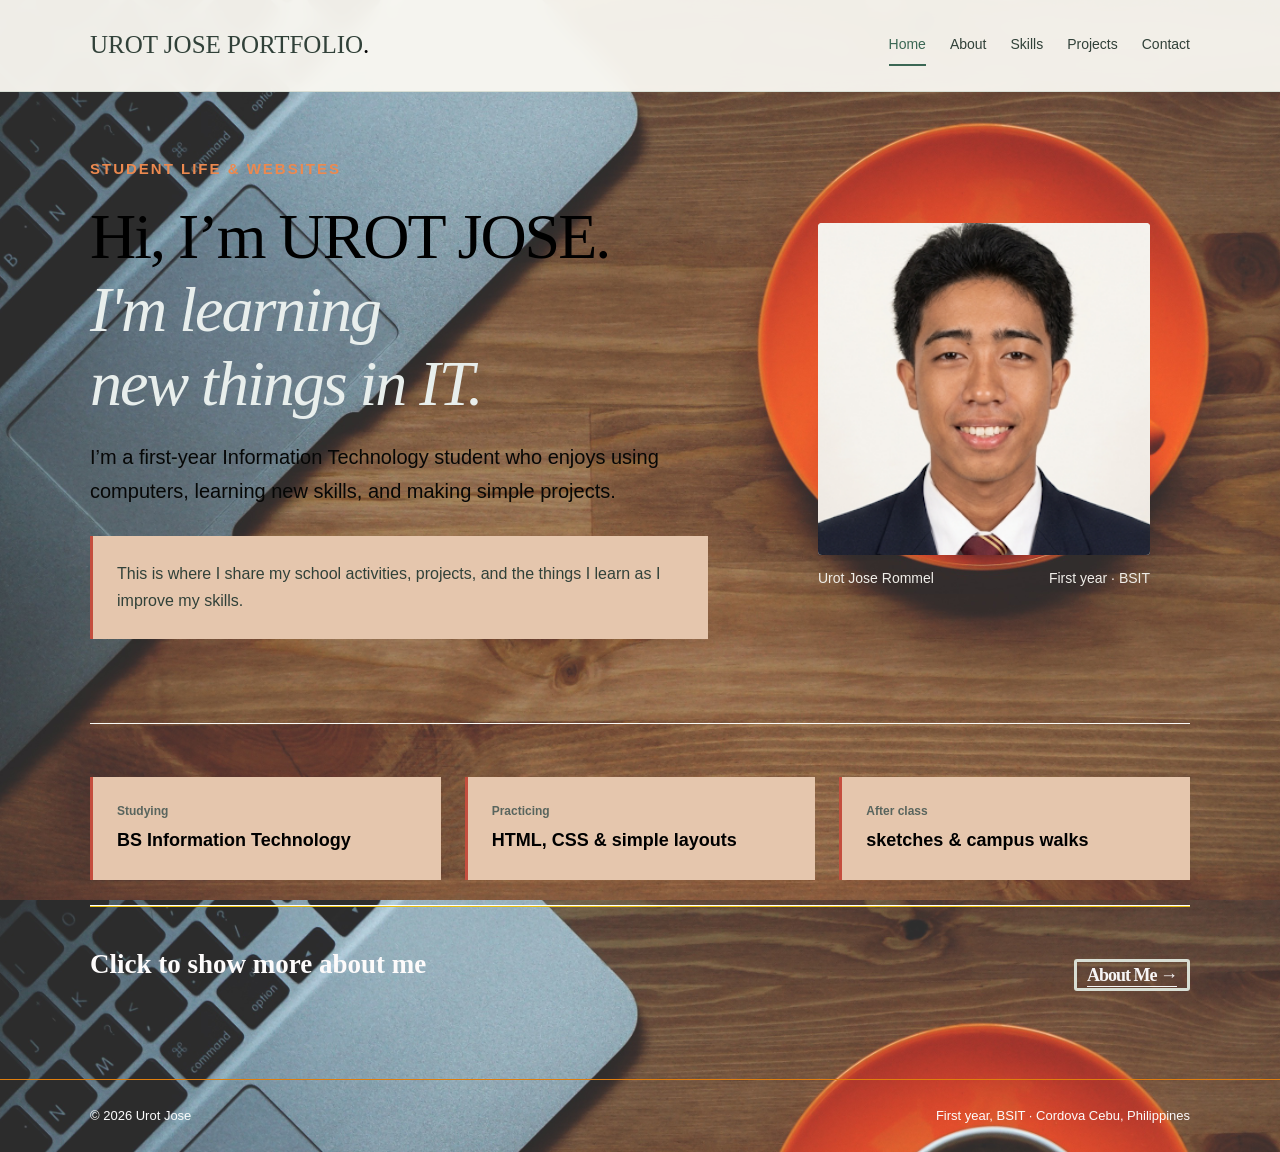
<file: index.html>
<!DOCTYPE html>
<html lang="en">
    <head>
        <style>
                body{
                    background-image: url(coff.jpg);
                    height: 100vh;
                    background-size: cover;
                    background-position: center;
                    }
        </style>
        <meta charset="UTF-8">
        <meta name="viewport" content="width=device-width, initial-scale=1.0">
        <title>Home — UROT JOSE | Student Portfolio</title>
        <meta
            name="description"
            content="Urot Jose’s first-year IT portfolio, with class projects, everyday interests, and web skills in progress."
        >
        <link rel="stylesheet" href="style.css">
    </head>
    <body>

        <a class="skip-link" href="#main">Skip to content</a>
        <header class="site-header">
            <div class="container navbar">
                <a class="brand" href="index.html">UROT JOSE PORTFOLIO<span class="muted">.</span></a>
                <nav class="nav-links" aria-label="Main navigation">
                    <a href="index.html" class="active" aria-current="page">Home</a>
                    <a href="about.html">About</a>
                    <a href="skills.html">Skills</a>
                    <a href="projects.html">Projects</a>
                    <a href="contact.html">Contact</a>
                </nav>
            </div>
        </header>
        <main id="main" class="container" tabindex="-1">
            <section class="hero" aria-label="Introduction">
                <div>
                    <p class="eyebrow">Student life &amp; websites</p>
                    <h1 class="col">Hi, I’m UROT JOSE.<br><span>I'm learning<br>new things in IT.</span></h1>
                    <p class="lead">
                        I’m a first-year Information Technology student who enjoys using computers, learning new skills, and making simple projects.
                    </p>
                    <p class="prac">This is where I share my school activities, projects, and the things I learn as I improve my skills.   </p>
                    
                </div>
                <figure class="portrait">
                    <img
                        src="unnamed.png"
                        alt="Illustrated avatar of Urot Jose"
                        width="600"
                        height="600"
                    >
                    <figcaption class="nike"><span>Urot Jose Rommel</span><span>First year · BSIT</span></figcaption>
                </figure>
            </section>
            <div class="semester-strip">
                
                <p><span>Studying </span> BS Information Technology</p>
                <p><span>Practicing</span>HTML, CSS &amp; simple layouts</p>
                <p><span>After class</span>sketches &amp; campus walks</p>
            </div>
          
           
            </section>
            <div class="closing">
                <h3 class="clap">Click to show more about me</h3>
                <h2>
                    <ul class="back">
                <a class="text-link" href="about.html">About Me →</a>
                </ul>
                </h2>
            </div>
        </main>
        <footer class="footer">
            <div class="container footer-inner">
                <p>© 2026 Urot Jose</p>
                <p>First year, BSIT · Cordova Cebu, Philippines</p>
            </div>
        </footer>
    </body>
</html>
</file>
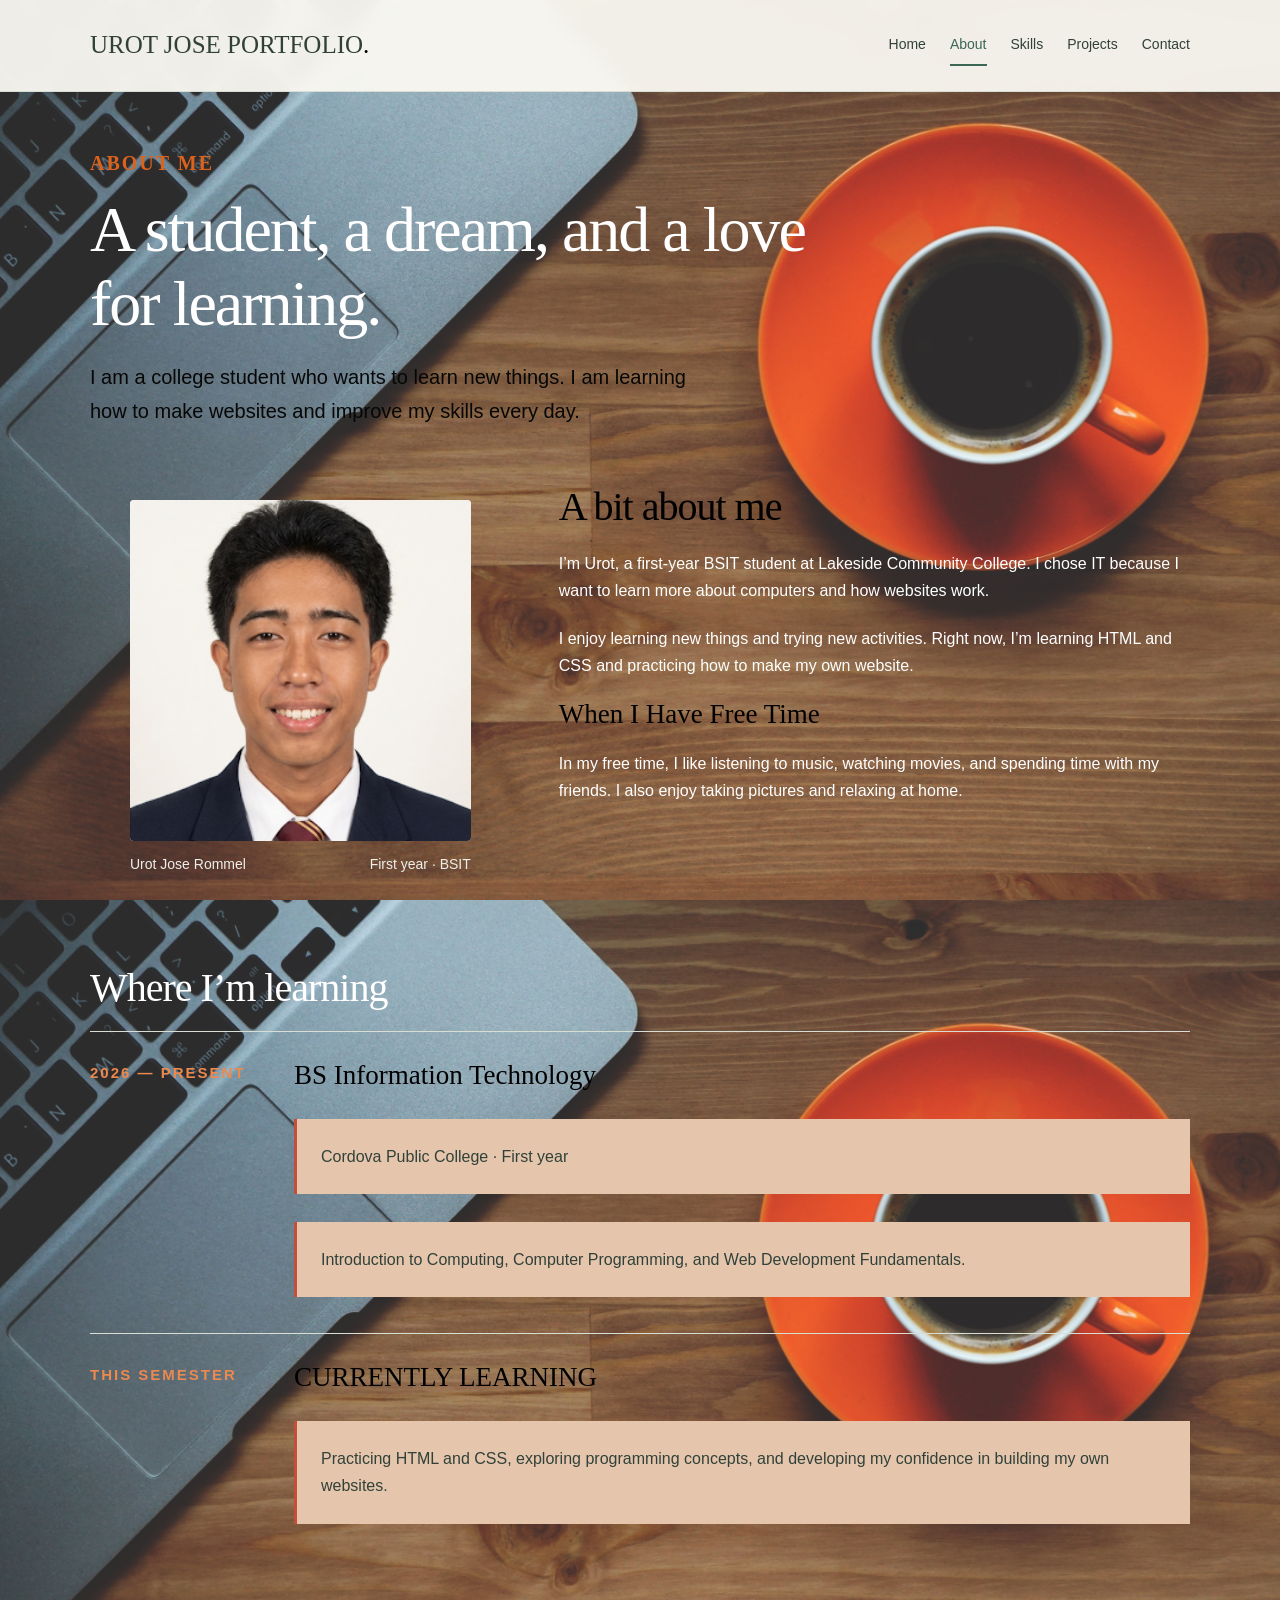
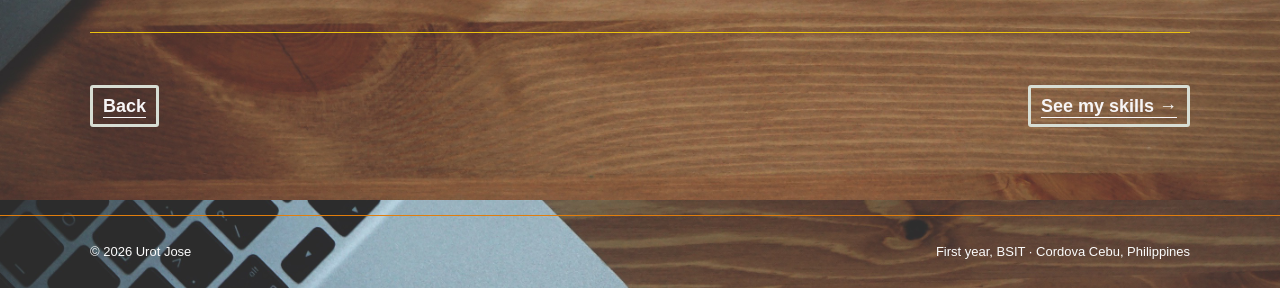
<file: about.html>
<!DOCTYPE html>
<html lang="en">
    <head>
         <style>
                body{
                    background-image: url(coff.jpg);
                    height: 100vh;
                    background-size: cover;
                    background-position: center;
                    }
        </style>
        <meta charset="UTF-8">
        <meta name="viewport" content="width=device-width, initial-scale=1.0">
        <title>About — UROT JOSE | Student Portfolio</title>
        <meta
            name="description"
            content="Urot Jose’s first-year IT portfolio, with class projects, everyday interests, and web skills in progress."
        >
        <link rel="stylesheet" href="style.css">
    </head>
    <body>
        <a class="skip-link" href="#main">Skip to content</a>
        <header class="site-header">
            <div class="container navbar">
                <a class="brand" href="index.html">UROT JOSE PORTFOLIO<span class="muted">.</span></a>
                <nav class="nav-links" aria-label="Main navigation">
                    <a href="index.html">Home</a>
                    <a href="about.html" class="active" aria-current="page">About</a>
                    <a href="skills.html">Skills</a>
                    <a href="projects.html">Projects</a>
                    <a href="contact.html">Contact</a>
                </nav>
            </div>
        </header>
        <main id="main" class="container" tabindex="-1">
            <header class="page-intro">
                <h2 class="About">About me</h2>
                <h1 class="student">A student, a dream, and a love for learning.
 </h1>
                <p class="lead">
                    I am a college student who wants to learn new things. I am learning how to make websites and improve my skills every day.
                </p>
            </header>
            <div class="about-grid">
                <figure class="portrait">
                    <img
                        src="unnamed.png"
                        alt="Illustrated avatar of Urot Jose "
                        width="600"
                        height="600"
                    >
                    <figcaption class="nike"><span>Urot Jose Rommel</span><span>First year · BSIT</span></figcaption>
                </figure>
                <div>
                    <h2 class="bit">A bit about me</h2>
                    <p class="first">
                        I’m Urot, a first-year BSIT student at Lakeside Community College. I chose IT because I want to learn more about computers and how websites work.   
                    </p>
                    <p class="first">
                        I enjoy learning new things and trying new activities. Right now, I’m learning HTML and CSS and practicing how to make my own website.


                    </p>
                    <h3 class="bit">When I Have Free Time</h3>
                    <p class="first">
                       In my free time, I like listening to music, watching movies, and spending time with my friends. I also enjoy taking pictures and relaxing at home.
                    </p>
                </div>
            </div>
            <section class="section" aria-labelledby="education-title">
                <h2 id="education-title" class="first">Where I’m learning</h2>
                <div class="education-row">
                    <p class="eyebrow">2026 — Present</p>
                    <div>
                        <h3 class="bit">BS Information Technology</h3>
                        <p class="prac">Cordova Public College · First year</p>
                        <p class="prac">Introduction to Computing, Computer Programming, and Web Development Fundamentals.</p>
                    </div>
                </div>
                <div class="education-row">
                    <p class="eyebrow">This semester</p>
                    <div>
                        <h3 class="bit">CURRENTLY LEARNING</h3>
                        <p class="prac">
                            Practicing HTML and CSS, exploring programming concepts, and developing my confidence in building my own websites.
                        </p>
                    </div>
                </div>
            </section>
            <div class="closing">
           <ul class="back">
                <li><a class="text-link" href="Index.html">Back</a></li>
               </ul>
               <ul class="back">
                <a class="text-link" href="skills.html">See my skills →</a>
                </ul>
            </div>
        </main>
        <footer class="footer">
            <div class="container footer-inner">
                <p>© 2026 Urot Jose</p>
                <p>First year, BSIT · Cordova Cebu, Philippines</p>
            </div>
        </footer>
    </body>
</html>
</file>
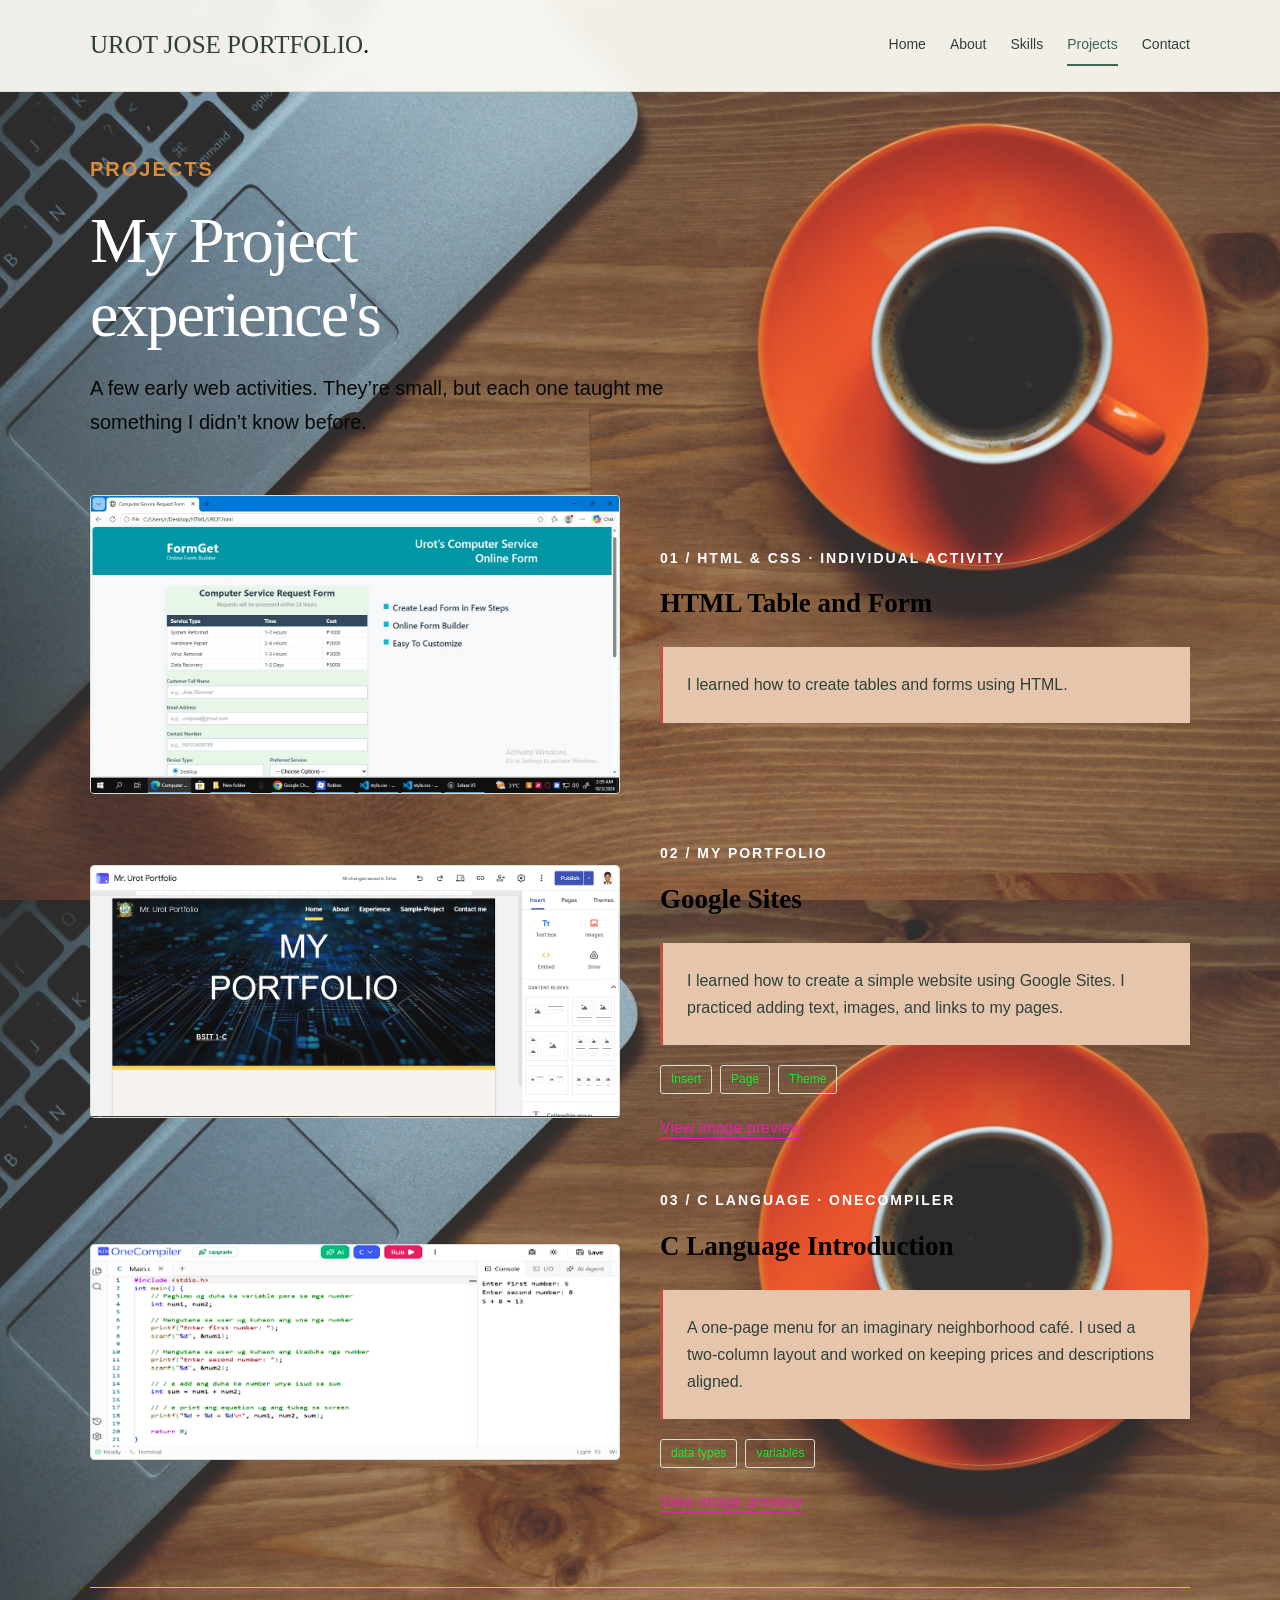
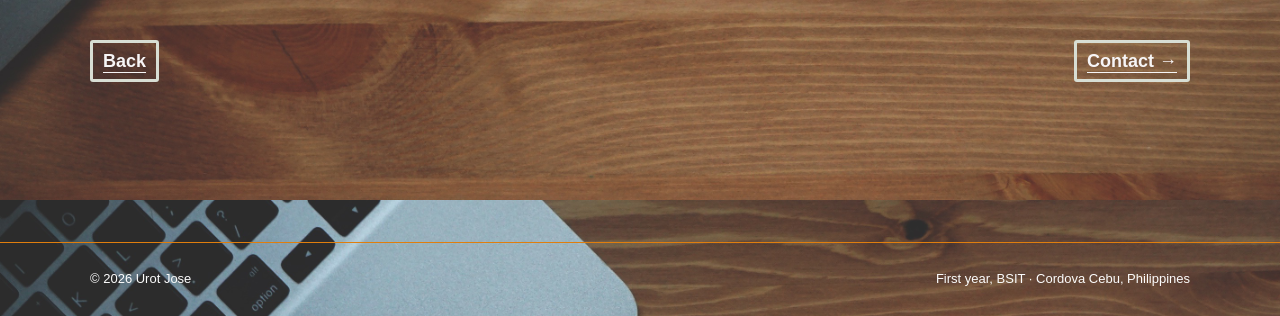
<file: projects.html>
<!DOCTYPE html>
<html lang="en">
    <head>
         <style>
                body{
                    background-image: url(coff.jpg);
                    height: 100vh;
                    background-size: cover;
                    background-position: center;
                    }
        </style>    
        <meta charset="UTF-8">
        <meta name="viewport" content="width=device-width, initial-scale=1.0">
        <title>Projects — UROT JOSE | Student Portfolio</title>
        <meta
            name="description"
            content="UROT JOSE’s first-year IT portfolio, with class projects, everyday interests, and web skills in progress."
        >
        <link rel="stylesheet" href="style.css">
    </head>
    <body>
        <a class="skip-link" href="#main">Skip to content</a>
        <header class="site-header">
            <div class="container navbar">
                <a class="brand" href="index.html">UROT JOSE PORTFOLIO<span class="muted">.</span></a>
                <nav class="nav-links" aria-label="Main navigation">
                    <a href="index.html">Home</a>
                    <a href="about.html">About</a>
                    <a href="skills.html">Skills</a>
                    <a href="projects.html" class="active" aria-current="page">Projects</a>
                    <a href="contact.html">Contact</a>
                </nav>
            </div>
        </header>
        <main id="main" class="container" tabindex="-1">
            <header class="page-intro">
                <p class="project">Projects</p>
                <h1 class="student">My Project<br>experience's</h1>
                <p class="lead">A few early web activities. They’re small, but each one taught me something I didn’t know before.</p>
            </header>
            <div class="project-list">
                <article class="project-card">
                    <img
                        src="Projectt.jpg"
                        alt="A cream personal profile webpage with an introduction and interests"
                        width="800"
                        height="500"
                        loading="lazy"
                    >
                    <div>
                        <p class="every">01 / HTML &amp; CSS · Individual activity</p>
                        <h3 class="lang"> HTML Table and Form</h3>
                        <p class="prac">
                            I learned how to create tables and forms using HTML.
                        </p>
                     
                    </div>
                </article>
                <article class="project-card">
                    <img
                        src="My Portfolio.png"
                        alt="A weekly class schedule with subject names arranged in a simple table"
                        width="800"
                        height="500"
                        loading="lazy"
                    >
                    <div>
                        <p class="every">02 / My Portfolio</p>
                        <h3 class="lang">Google Sites</h3>
                        <p class="prac">
                            I learned how to create a simple website using Google Sites. 
                            I practiced adding text, images, and links to my pages.
                        </p>
                        <ul class="tags">
                            <li>Insert</li>
                            <li>Page</li>
                            <li>Theme</li>
                        </ul>
                        <a class="text-linking" href="My Portfolio.png">View image preview</a>
                    </div>
                </article>
                <article class="project-card">
                    <img
                        src="Codes.png"
                        alt="A simple green and cream cafe menu listing coffee and snacks with prices"
                        width="800"
                        height="500"
                        loading="lazy"
                    >
                    <div>
                        <p class="every">03 / C Language · OneCompiler</p>
                        <h3 class="lang">C Language Introduction</h3>
                        <p class="prac">
                            A one-page menu for an imaginary neighborhood café. I used a two-column layout and worked on
                            keeping prices and descriptions aligned.
                        </p>
                        <ul class="tags">
                            <li>data types</li>
                            <li>variables</li>
                        </ul>
                        <a class="text-linking" href="Codes.png">View image preview</a>
                    </div>
                </article>
            </div>
            <section class="section">
                <div class="closing">
               <ul class="back">
                <li><a class="text-link" href="Index.html">Back</a></li>
               </ul>
               <ul class="back">
                    <a class="text-link" href="contact.html">Contact →</a>
                    </ul>
                </div>
            </section>
        </main>
        <footer class="footer">
            <div class="container footer-inner">
                <p>© 2026 Urot Jose</p>
                <p>First year, BSIT · Cordova Cebu, Philippines</p>
            </div>
        </footer>
    </body>
</html>
</file>
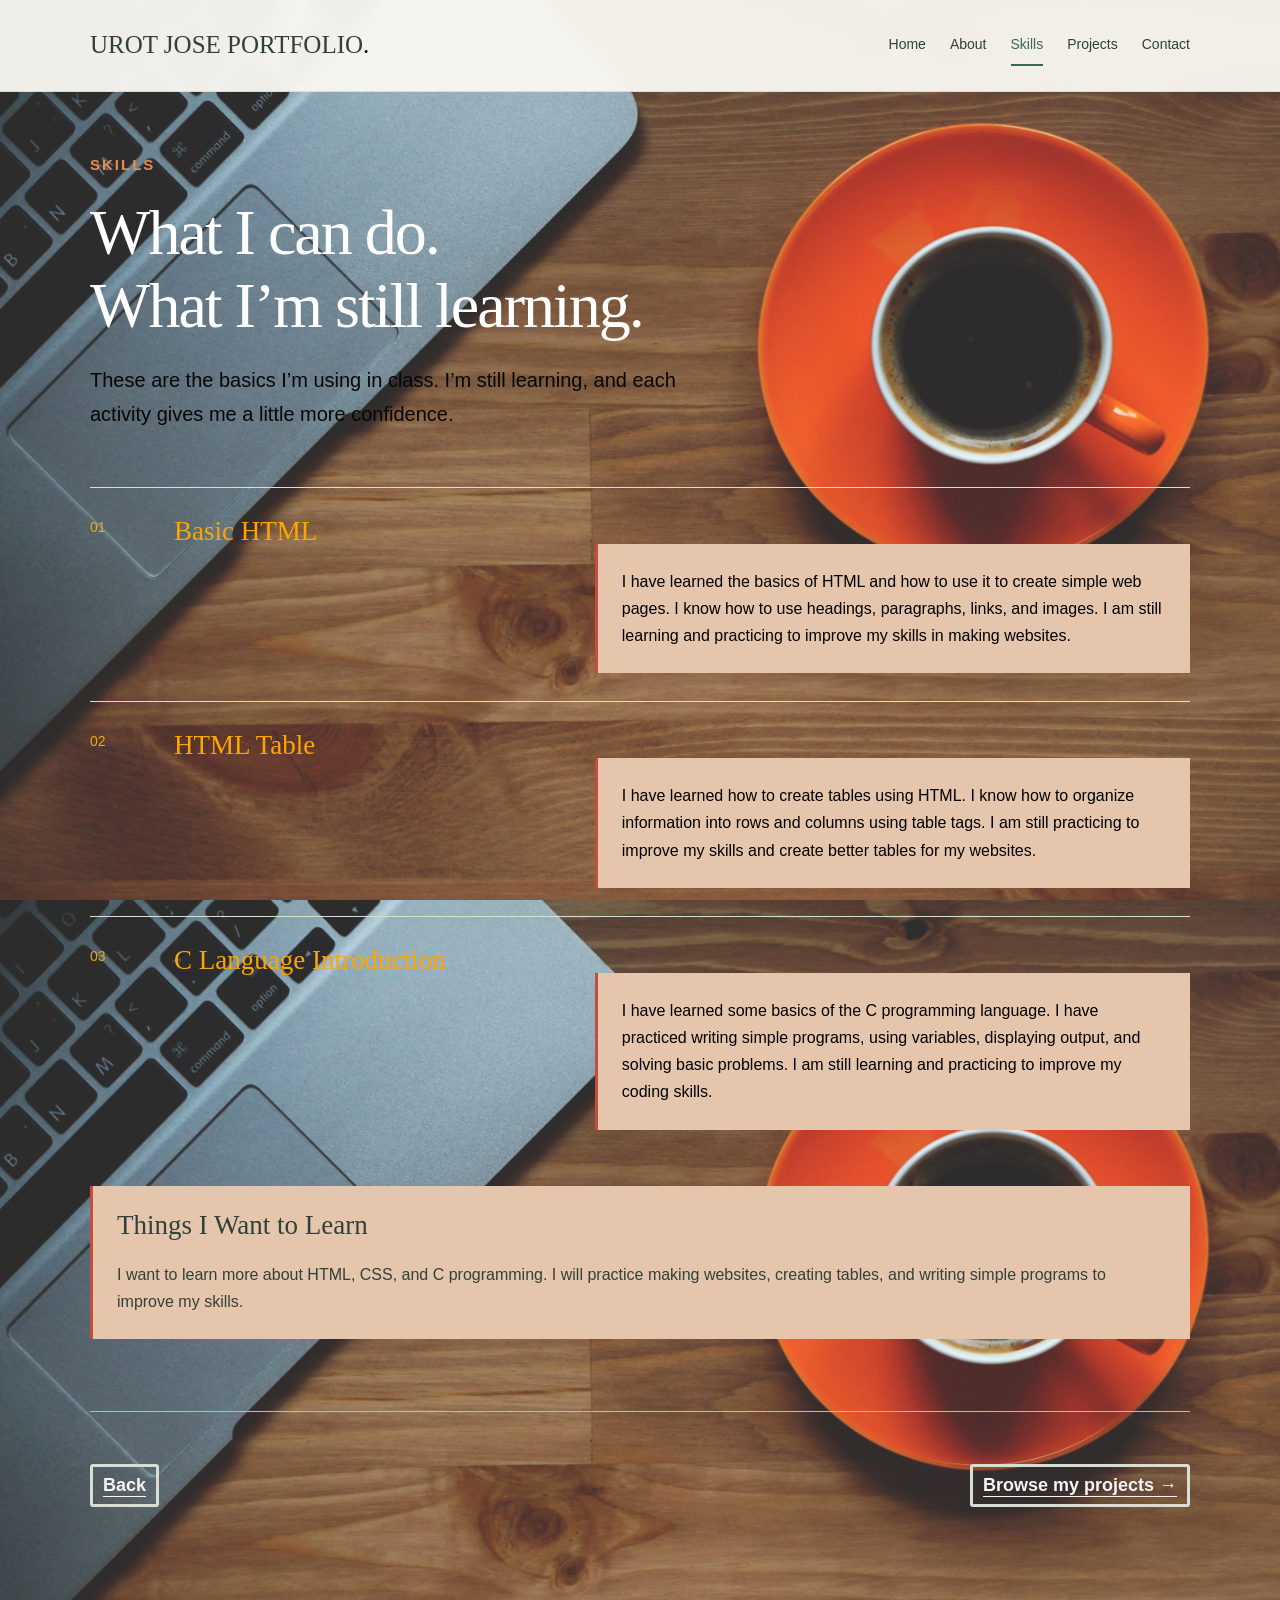
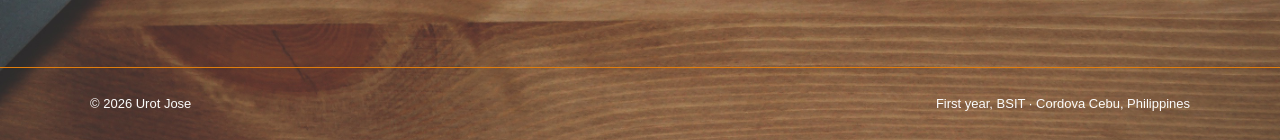
<file: skills.html>
<!DOCTYPE html>
<html lang="en">
    <head>
         <style>
                body{
                    background-image: url(coff.jpg);
                    height: 100vh;
                    background-size: cover;
                    background-position: center;
                    }
        </style>
        <meta charset="UTF-8">
        <meta name="viewport" content="width=device-width, initial-scale=1.0">
        <title>Skills — UROT JOSE | Student Portfolio</title>
        <meta
            name="description"
            content="UROT JOSE’s first-year IT portfolio, with class projects, everyday interests, and web skills in progress."
        >
        <link rel="stylesheet" href="style.css">
    </head>
    <body>
        <a class="skip-link" href="#main">Skip to content</a>
        <header class="site-header">
            <div class="container navbar">
                <a class="brand" href="index.html">UROT JOSE PORTFOLIO<span class="muted">.</span></a>
                <nav class="nav-links" aria-label="Main navigation">
                    <a href="index.html">Home</a>
                    <a href="about.html">About</a>
                    <a href="skills.html" class="active" aria-current="page">Skills</a>
                    <a href="projects.html">Projects</a>
                    <a href="contact.html">Contact</a>
                </nav>
            </div>
        </header>
        <main id="main" class="container" tabindex="-1">
            <header class="page-intro">
                <p class="eyebrow">Skills</p>
                <h1 class="student">What I can do.<br>What I’m still learning.</h1>
                <p class="lead">
                    These are the basics I’m using in class. I’m still learning, and each activity gives me a little
                    more confidence.
                </p>
            </header>
            <div class="skills-list">
                <article class="skill-row">
                    <span class="skill-number">01</span>
                    <h3 class="basic">Basic HTML</h3>
                    <aside class="note">
                    <p class="muted">
                      I have learned the basics of HTML and how to use it to create simple web pages. I know how to use headings, paragraphs, links, and images. I am still learning and practicing to improve my skills in making websites.
                    </p>
                    </aside>
                </article>
                <article class="skill-row">
                    <span class="skill-number">02</span>
                    <h3 class="basic">HTML Table</h3>
                    <aside class="note">
                    <p class="muted">
                        I have learned how to create tables using HTML. 
                        I know how to organize information into rows and columns using table tags. I am still practicing to improve my skills and create better tables for my websites.
                    </p>
                    </aside>
                </article>
                <article class="skill-row">
                    <span class="skill-number">03</span>
                    <h3 class="basic">C Language Introduction</h3>
                    <aside class="note">
                    <p class="muted">
                        I have learned some basics of the C programming language. 
                        I have practiced writing simple programs, using variables, displaying output, and solving basic problems. I am still learning and practicing to improve my coding skills.
                    </p>
                    </aside>
                </article>
                
            </div>
            <aside class="note">
                <h3>Things I Want to Learn</h3>
                <p>
                    I want to learn more about HTML, CSS, and C programming. I will practice making websites, creating tables, 
                    and writing simple programs to improve my skills.
                </p>
            </aside>
            <section class="section">
                <div class="closing">
                  <ul class="back">
                <li><a class="text-link" href="Index.html">Back</a></li>
               </ul>
               <ul class="back">
                    <a class="text-link" href="projects.html">Browse my projects →</a>
                    </ul>
                </div>
            </section>
        </main>
        <footer class="footer">
            <div class="container footer-inner">
                <p>© 2026 Urot Jose</p>
                <p>First year, BSIT · Cordova Cebu, Philippines</p>
            </div>
        </footer>
    </body>
</html>
</file>
<file: style.css>
* {
    box-sizing: border-box;
}

html {
    scroll-behavior: smooth;
    scroll-padding-top: 108px;
}

body {
    margin: 0;
    padding-top: 92px;
    background-color: #f0eee9;
    color: #314139;
    font-family: Arial, Helvetica, sans-serif;
    line-height: 1.7;
}

br {
    color: #81db37
}

.container {
    width: 88%;
    max-width: 1100px;
    margin: 0 auto;
}

img {
    display: block;
    width: 100%;
    height: auto;
}

a {
    color: inherit;
    text-underline-offset: 5px;
    transition: color 0.2s, background-color 0.2s;
}

a:hover {
    color: #bada71;
}

a:focus-visible {
    outline: 3px solid #addb64;
    outline-offset: 5px;
}

h1,
h2,
h3 {
    margin: 0 0 20px;
    font-family: Georgia, "Times New Roman", serif;
    font-weight: normal;
    line-height: 1.15;
}

h1 {
    font-size: 64px;
    letter-spacing: -2px;
}

h2 {
    font-size: 40px;
    letter-spacing: -1px;
}

h3 {
    font-size: 27px;
}

p {
    margin: 0 0 20px;
}

.About {
    margin-bottom: 18px;
    color: #dd631d;
    font-size: 20px;
    font-weight: bold;
    letter-spacing: 2px;
    text-transform: uppercase;
}


.eyebrow {
    margin-bottom: 18px;
    color: #ec894f;
    font-size: 15px;
    font-weight: bold;
    letter-spacing: 2px;
    text-transform: uppercase;
}
.every {
    margin-bottom: 18px;
    color: #ffffff;
    font-size: 14px;
    font-weight: bold;
    letter-spacing: 2px;
    text-transform: uppercase;
}
.project {
    margin-bottom: 18px;
    color: #d88f3c;
    font-size: 20px;
    font-weight: bold;
    letter-spacing: 2px;
    text-transform: uppercase;
}

.lead {
    max-width: 600px;
    color: #060706;
    font-size: 20px;
}

.muted {
    color: #000000;
    
}
.prac {
    margin-top: 28px;
    padding: 24px;
    border-left: 3px solid #c44e3e;
    background-color: #e5c6ad;
}

.skip-link {
    position: fixed;
    z-index: 1100;
    top: -80px;
    left: 20px;
    padding: 10px 16px;
    background-color: #29352f;
    color: #ffffff;
}

.skip-link:focus {
    top: 10px;
}
.student {
    color: white;
}
.bit {
    color: #000000;
}
.first {
    color: white;
}
.site-header {
    position: fixed;
    top: 0;
    left: 0;
    z-index: 1000;
    width: 100%;
    height: 92px;
    background-color: rgba(250, 248, 242, 0.95);
    backdrop-filter: blur(10px);
    border-bottom: 1px solid #d8ded4;
}
.col {
    color: black;
}
.navbar {
    display: flex;
    justify-content: space-between;
    align-items: center;
    flex-wrap: wrap;
    gap: 20px;
    height: 100%;
    padding: 24px 0;
}

.brand {
    font-family: Georgia, serif;
    font-size: 25px;
    text-decoration: none;
}

.nav-links {
    display: flex;
    flex-wrap: wrap;
    gap: 24px;
}

.nav-links a {
    padding: 8px 0;
    border-bottom: 2px solid transparent;
    font-size: 14px;
    text-decoration: none;
}

.nav-links a:hover,
.nav-links .active {
    border-bottom-color: #3b6754;
    color: #3b6754;
}

.hero {
    display: grid;
    grid-template-columns: 1.2fr 0.8fr;
    align-items: center;
    gap: 70px;
    padding: 64px 0;
}

.hero h1 span {
    color: #e8eeec;
    font-style: italic;
}

.portrait {
    margin: 1;
    
}

.portrait img {
    aspect-ratio: 1;
    object-fit: contain;
    background-color: #edf0e7;
    border-radius: 4px;
    
}

.portrait figcaption {
    display: flex;
    justify-content: space-between;
    gap: 16px;
    padding-top: 12px;
    color: #0b0e0c;
    font-size: 14px;
}

.actions {
    display: flex;
    align-items: center;
    flex-wrap: wrap;
    gap: 24px;
    margin-top: 30px;
}

.button {
    display: inline-block;
    padding: 12px 23px;
    border: 1px solid #3b6754;
    border-radius: 3px;
    background-color: #3b6754;
    color: #ffffff;
    text-decoration: none;
}

.button:hover {
    background-color: #294c3c;
    color: #ffffff;
}
.text-linking {
    color: rgb(226, 34, 169);
}
.text-link {
    
    font-weight: bold;
}


.semester-strip {
    display: grid;
    grid-template-columns: repeat(3, 1fr);
    gap: 24px;
    padding: 25px 0;
    border-top: 1px solid #fafaf8;
    border-bottom: 1px solid hsl(0, 0%, 100%);
    color: rgb(0, 0, 0);
    font-weight: bold;
    font-size: 14px;
    
    
}
.can {
    color: green;
}
.coller {
    color: #000000;
    font-weight: bold;
}
.semester-strip p {
    margin: 0;
    font-size: 18px;
    margin-top: 28px;
    padding: 24px;
    border-left: 3px solid #c44e3e;
    background-color: #e5c6ad;
}

.semester-strip span {
    display: block;
    margin-bottom: 4px;
    color: #59655e;
    font-size: 12px;
    
}

.section {
    padding: 72px 0;
}

.section-heading {
    display: flex;
    justify-content: space-between;
    align-items: end;
    flex-wrap: wrap;
    gap: 20px;
    margin-bottom: 32px;
}

.section-heading h2 {
    margin: 0;
}

.feature,
.about-grid {
    display: grid;
    grid-template-columns: 1fr 1fr;
    align-items: center;
    gap: 48px;
}

.feature img,
.project-card img {
    border: 1px solid #d8ded4;
    border-radius: 4px;
}

.page-intro {
    max-width: 760px;
    padding: 60px 0 36px;
}

.about-grid {
    align-items: start;
    grid-template-columns: 0.8fr 1.2fr;
}

.note {
    margin-top: 28px;
    padding: 24px;
    border-left: 3px solid #c44e3e;
    background-color: #e5c6ad;
}

.note p:last-child {
    margin-bottom: 0;
}

.education-row {
    display: grid;
    grid-template-columns: 180px 1fr;
    gap: 24px;
    padding: 28px 0;
    border-top: 1px solid #d8ded4;
}

.education-row p {
    margin-bottom: 8px;
}
.basic {
    color: orange;
}

.skill-row {
    display: grid;
    grid-template-columns: 60px 1fr 1.5fr;
    gap: 24px;
    padding: 28px 0;
    border-top: 1px solid #d8ded4;
}

.skill-row h3,
.skill-row p {
    margin: 0;
}

.skill-number {
    color: #eba817;
    font-size: 14px;
}

.project-list {
    display: grid;
    gap: 48px;
}

.project-card {
    display: grid;
    grid-template-columns: 1fr 1fr;
    align-items: center;
    gap: 40px;
}

.tags {
    display: flex;
    flex-wrap: wrap;
    gap: 8px;
    margin: 20px 0;
    padding: 0;
    list-style: none;
}
.back {
    display: flex;
    flex-wrap: wrap;
    gap: 8px;
    margin: 20px 0;
    padding: 0;
    list-style: none;
    padding: 3px 10px;
    border: 3px solid #d8ded4;
    border-radius: 3px;
    font-size: 18px;
    color: rgb(247, 245, 246);
}

.blank {
    display: flex;
    flex-wrap: wrap;
    gap: 8px;
    margin: 20px 0;
    padding: 0;
    list-style: none;
    padding: 3px 10px;
    border: 3px solid #5f645c;
    border-radius: 3px;
    font-size: 18px;
    color: rgb(247, 245, 246);
        color: #000000;
}
.lang {
    font-weight: bold;
    color: black;
    
   
    
}

.tags li {
    padding: 3px 10px;
    border: 1px solid #d8ded4;
    border-radius: 3px;
    font-size: 12px;
    color: rgb(19, 238, 48);
}


.contact-section {
    display: grid;
    grid-template-columns: 1fr 1fr;
    gap: 48px;
    padding: 48px 0 72px;
}

.contact-card {
    padding: 36px;
    border-radius: 4px;
    background-color: #edf0e7;
}

.email-link {
    font-size: 22px;
    overflow-wrap: anywhere;
}

.closing {
    display: flex;
    justify-content: space-between;
    align-items: center;
    flex-wrap: wrap;
    gap: 24px;
    padding: 32px 0;
    border-top: 1px solid #ebc20f;
    
}
.clap {
    color: #fdfbfb;
    font-weight: bold;
}

.closing h2 {
    margin: 0;
    font-size: 28px;
}

.footer {
    margin-top: 36px;
    border-top: 1px solid #e07e0d;
}

.footer-inner {
    display: flex;
    justify-content: space-between;
    flex-wrap: wrap;
    gap: 12px;
    padding: 25px 0;
    color: #fcfcfc;
    font-size: 13px;
}
.nike span {
    color: #f0eee9;

}

.footer p {
    margin: 0;
}

@media (max-width: 768px) {
    h1 {
        font-size: 46px;
    }

    h2 {
        font-size: 34px;
    }

    .navbar {
        gap: 12px;
    }

    .nav-links {
        gap: 20px;
    }

    .hero,
    .feature,
    .about-grid,
    .project-card,
    .contact-section {
        grid-template-columns: 1fr;
        gap: 30px;
    }

    .hero {
        padding: 40px 0;
    }

    .portrait {
        width: 100%;
        max-width: 400px;
    }

    .section {
        padding: 48px 0;
    }

    .semester-strip,
    .education-row,
    .skill-row {
        grid-template-columns: 1fr;
        gap: 12px;
    }

    .page-intro {
        padding-top: 40px;
    }

    .contact-card {
        padding: 24px;
    }
}

@media (max-width: 639px) {
    html {
        scroll-padding-top: 156px;
    }

    body {
        padding-top: 140px;
    }

    .site-header {
        height: 140px;
    }

    .navbar {
        padding: 16px 0;
    }

    .nav-links {
        width: 100%;
    }
}

@media (prefers-reduced-motion: reduce) {
    html {
        scroll-behavior: auto;
    }

    a {
        transition: none;
    }
}
</file>
